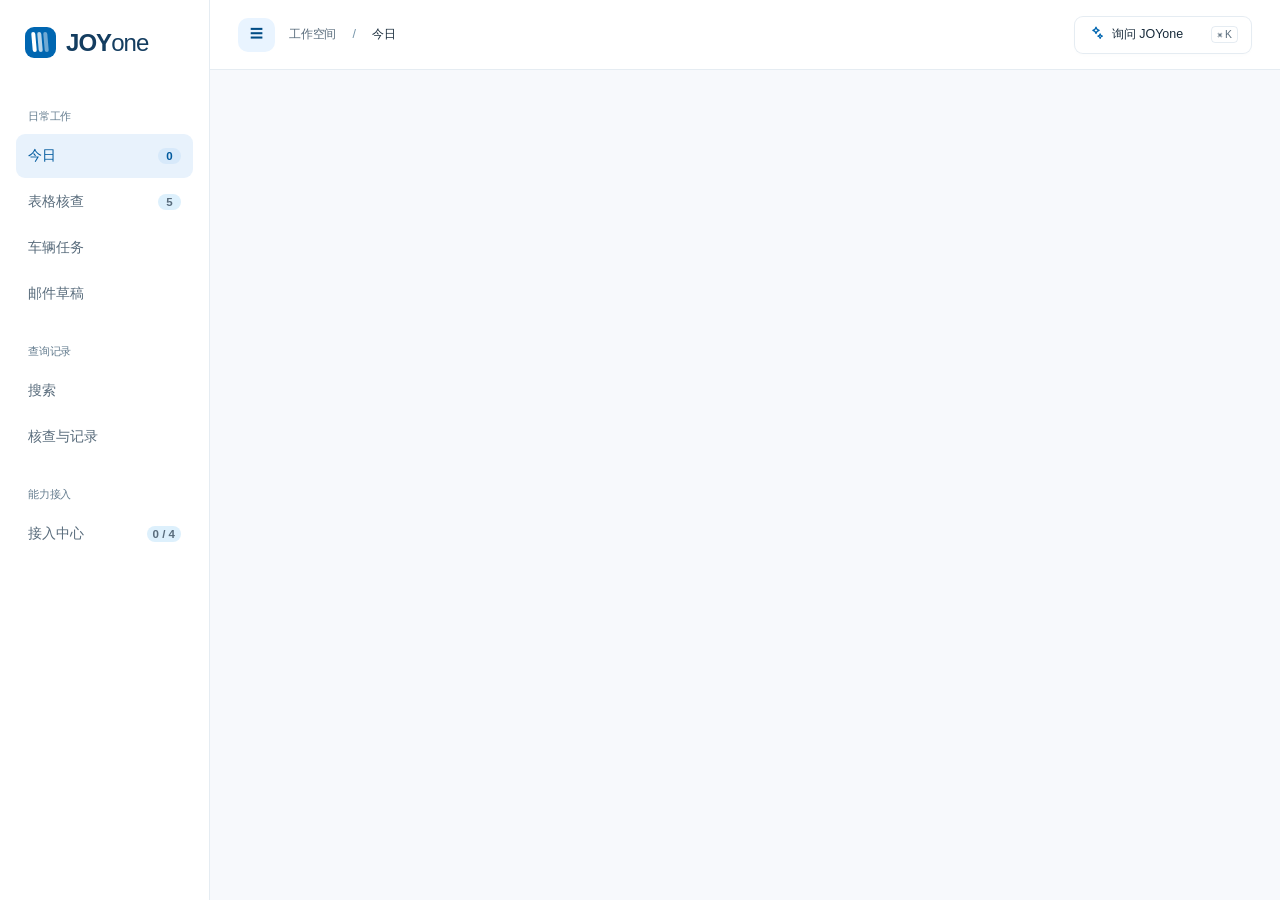
<file: index.html>
<!doctype html>
<html lang="zh-CN"><head><meta charset="utf-8"><meta name="viewport" content="width=device-width,initial-scale=1"><meta name="description" content="JOYone 二手车运营工作台：表格核查、人工审核与 Agent 接入演示"><title>JOYone · 二手车运营工作台</title><meta http-equiv="refresh" content="0;url=demo/index.html"></head><body><a href="demo/index.html">打开 JOYone 工作台</a></body></html>
</file>
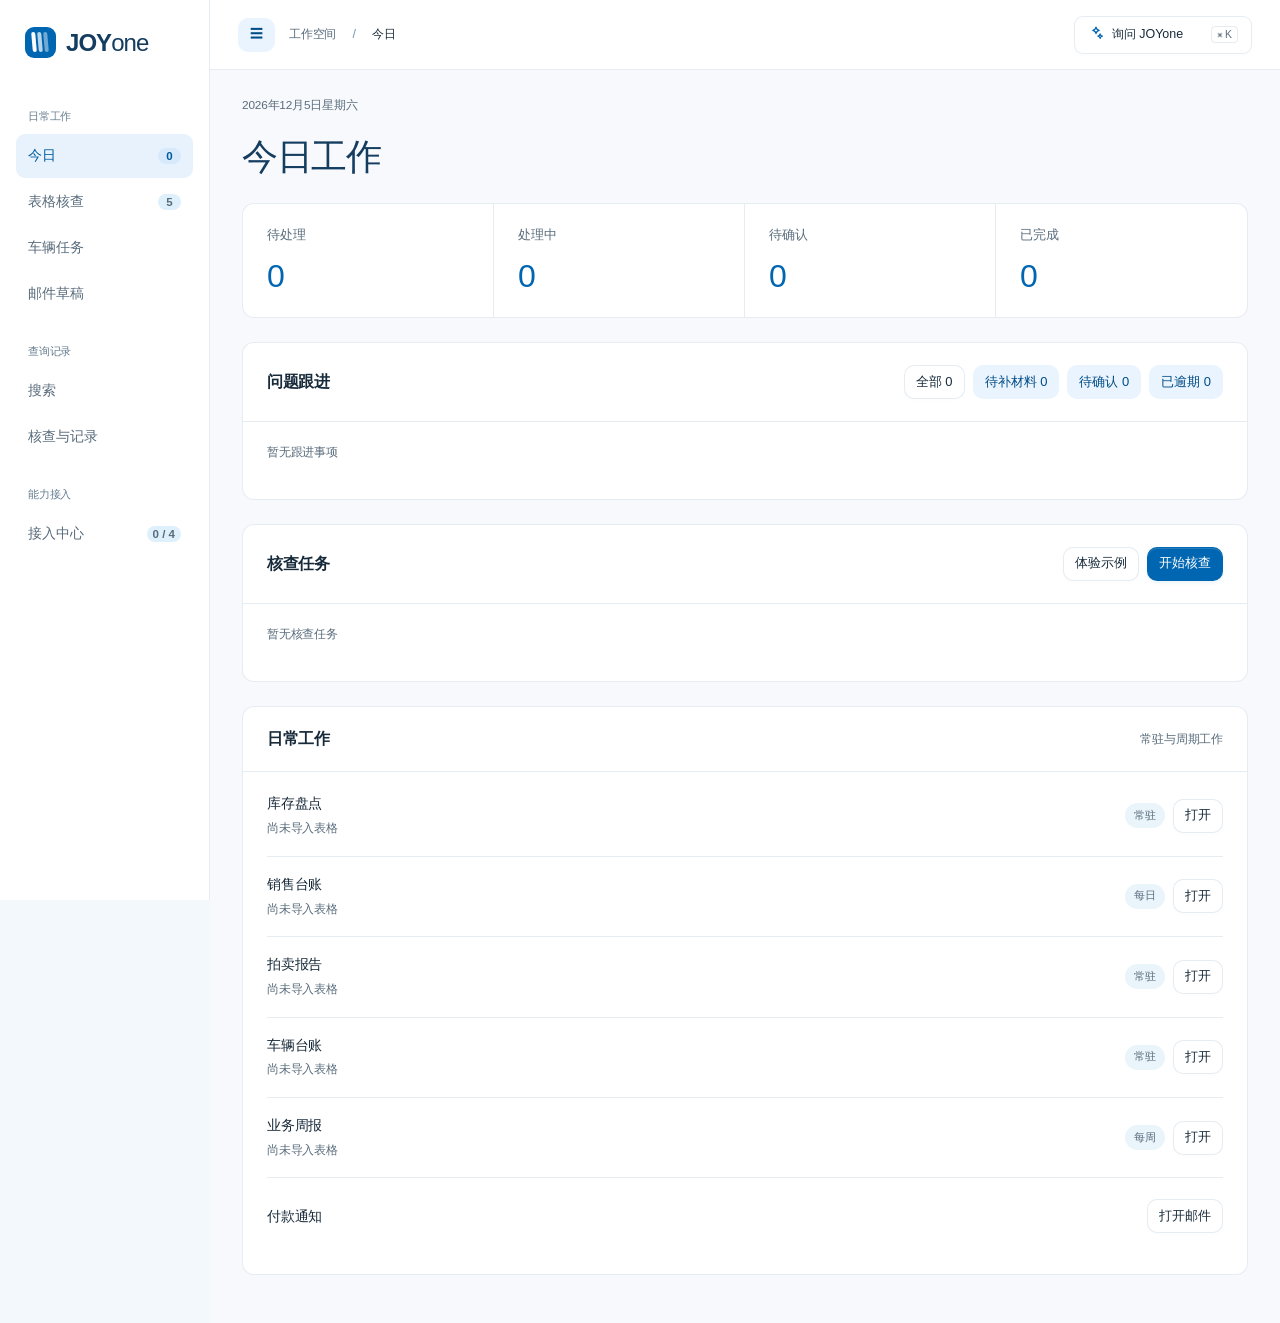
<file: demo/index.html>
<!doctype html>
<html lang="zh-CN">
<head>
  <meta charset="utf-8">
  <meta name="viewport" content="width=device-width, initial-scale=1, viewport-fit=cover">
  <meta name="theme-color" content="#f4faff">
  <meta name="description" content="JOYone 二手车业务工作台">
  <title>JOYone · 二手车业务工作台</title>
  <link rel="stylesheet" href="styles.css">
  <link rel="stylesheet" href="agent-platform.css">
</head>
<body>
  <a class="skip-link" href="#main">跳至主要内容</a>

  <div class="app-shell">
    <aside class="sidebar" aria-label="主导航">
      <button class="brand" type="button" data-route="today" aria-label="JOYone 首页">
        <span class="brand-mark" aria-hidden="true"><i></i><i></i><i></i></span>
        <span class="brand-copy"><strong>JOY<span>one</span></strong></span>
      </button>
      <nav class="side-nav">
        <p class="nav-caption">日常工作</p>
        <button class="nav-item active" data-route="today"><span>今日</span><b id="todayNavCount">5</b></button>
        <button class="nav-item" data-route="sheets"><span class="nav-icon" data-icon="sheet"></span><span>表格核查</span><b>5</b></button>
        <button class="nav-item" data-route="transfer"><span class="nav-icon" data-icon="car"></span><span>车辆任务</span></button>
        <button class="nav-item" data-route="mail"><span class="nav-icon" data-icon="mail"></span><span>邮件草稿</span></button>
        <p class="nav-caption nav-caption-secondary">查询记录</p>
        <button class="nav-item" data-route="search"><span class="nav-icon" data-icon="search"></span><span>搜索</span></button>
        <button class="nav-item" data-route="log"><span class="nav-icon" data-icon="clock"></span><span>核查与记录</span></button>
        <p class="nav-caption nav-caption-secondary">能力接入</p>
        <button class="nav-item" type="button" data-agent-open="connect"><span>接入中心</span><b id="connectionCount">0 / 4</b></button>
      </nav>

    </aside>

    <div class="workspace">
      <header class="topbar">
        <button class="button ghost small" data-action="toggle-sidebar" aria-label="收起或展开导航">☰</button><div class="breadcrumb">工作空间 <span>/</span> <strong id="currentPageLabel">今日</strong></div>
        <div class="topbar-actions"><button class="ask-trigger" type="button" data-action="open-ask"><span data-icon="sparkles"></span> 询问 JOYone <kbd>⌘ K</kbd></button></div>
      </header>
      <main id="main" tabindex="-1"></main>
    </div>
  </div>

  <dialog id="askDialog" class="dialog ask-dialog">
    <form method="dialog" class="dialog-shell" id="askDialogForm">
      <header>
        <div class="ask-identity"><span class="assistant-badge">J</span><h2>JOYone 助手</h2></div>
        <button class="icon-button" value="cancel" aria-label="关闭">×</button>
      </header>
      <p id="askContext" class="assistant-context"></p><div class="prompt-list" id="promptList">
        <button type="button" data-prompt="查看待办">查看待办</button>
        <button type="button" data-prompt="查看库存候选">查看库存候选</button>
        <button type="button" data-prompt="查看表格差异">查看表格差异</button>
        <button type="button" data-prompt="打开邮件草稿">打开邮件草稿</button>
      </div>
      <div class="ask-answer" id="askAnswer" hidden></div>
      <div class="ask-composer"><input id="askInput" autocomplete="off" placeholder="输入 VIN、经销商或表格关键词…"><button type="button" class="button primary" data-action="submit-ask" aria-label="发送"><span data-icon="send"></span></button></div>
    </form>
  </dialog>

  <dialog id="decisionDialog" class="dialog">
    <form method="dialog" class="dialog-shell" id="decisionForm">
      <header><h2 id="decisionTitle">人工确认</h2><button class="icon-button" value="cancel" aria-label="关闭">×</button></header>
      <div id="decisionBody"></div>
      <footer><button class="button secondary" value="cancel">取消</button><button class="button primary" id="decisionConfirm" value="default">确认</button></footer>
    </form>
  </dialog>

  <div class="toast-region" id="toastRegion" aria-live="polite" aria-atomic="true"></div>
  <dialog id="detailDialog" class="dialog detail-dialog"><div class="dialog-shell"><header><h2 id="detailTitle"></h2><button class="icon-button" data-action="close-detail" aria-label="关闭">×</button></header><div id="detailBody"></div></div></dialog>
  <input type="file" id="followupFileInput" accept=".pdf,.jpg,.jpeg,.png,.xlsx,.csv,.txt,.eml" multiple hidden>
  <input type="file" id="workbookInput" accept=".xlsx,.csv" hidden>
  <input type="file" id="materialsInput" accept=".zip,.pdf,.png,.jpg,.jpeg,.eml,.txt,.xlsx,.csv" multiple hidden>
  <script src="vendor/jszip.min.js"></script>
  <script src="workbook.js"></script>
  <script src="followups.js"></script>
  <script src="review.js"></script>
  <script src="operations.js"></script>
  <script src="app.js"></script>
  <script src="api-demo.js"></script>
  <script src="agent-platform.js"></script>
</body>
</html>
</file>
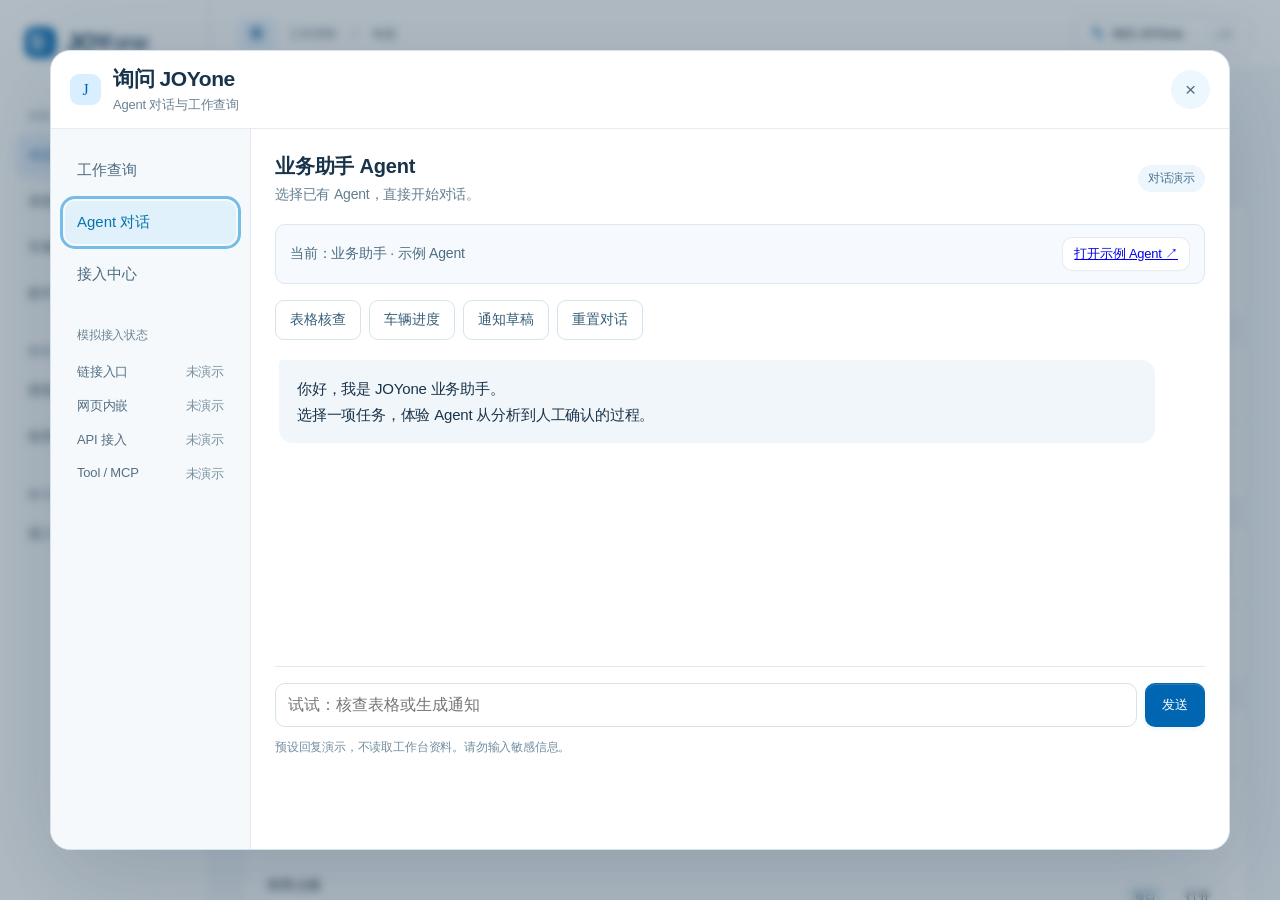
<file: demo/assistant-demo.html>
<!doctype html><html lang="zh-CN"><head><meta charset="utf-8"><meta name="viewport" content="width=device-width,initial-scale=1"><title>JOYone Agent 工作台</title><meta http-equiv="refresh" content="0;url=index.html?agent=demo"></head><body><a href="index.html?agent=demo">打开 JOYone Agent 工作台</a></body></html>
</file>
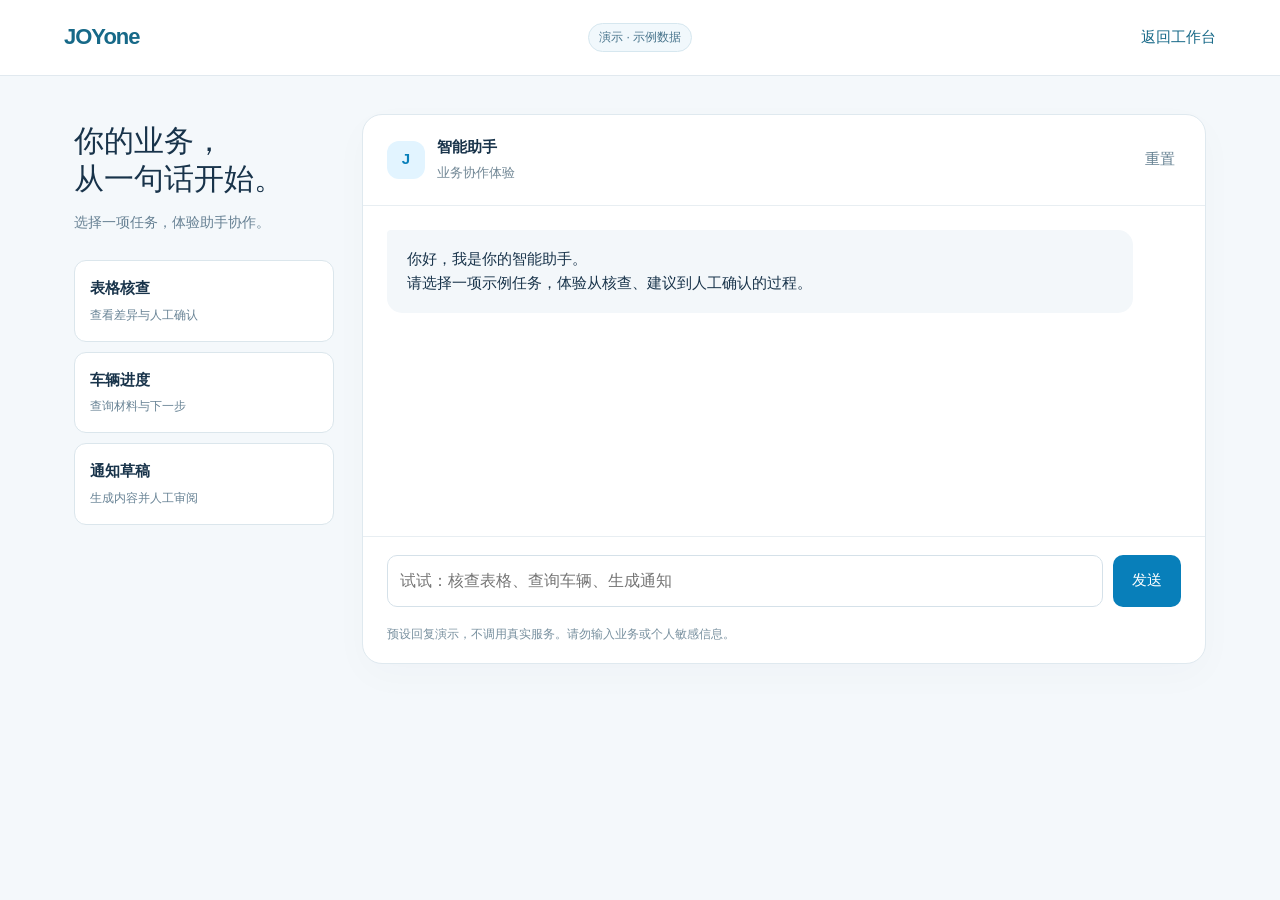
<file: demo/sample-chat.html>
<!doctype html>
<html lang="zh-CN">
<head>
<meta charset="UTF-8"><meta name="viewport" content="width=device-width, initial-scale=1"><title>JOYone 智能助手 · 演示</title>
<style>
*{box-sizing:border-box}body{margin:0;color:#18334a;background:#f4f8fb;font:15px/1.65 -apple-system,BlinkMacSystemFont,"PingFang SC","Microsoft YaHei",sans-serif}button,input,a{font:inherit}button,a{touch-action:manipulation}button{cursor:pointer}header{height:76px;background:white;border-bottom:1px solid #e1e9ef;display:flex;align-items:center;justify-content:space-between;padding:0 5vw;gap:16px}a{color:#176988;text-decoration:none}.brand{font-size:22px;font-weight:700;letter-spacing:-1px}.badge{font-size:12px;border:1px solid #d6e7ef;color:#47738b;border-radius:20px;padding:4px 10px;background:#f1f8fc}.layout{max-width:1180px;margin:38px auto;display:grid;grid-template-columns:260px minmax(0,1fr);gap:28px;padding:0 24px}aside h1{font-size:30px;line-height:1.25;margin:8px 0 14px;font-family:Georgia,"Songti SC",serif;font-weight:500}aside p{color:#668093;font-size:14px}.tasks{display:grid;gap:10px;margin-top:26px}.task{background:white;border:1px solid #dbe6ec;text-align:left;border-radius:12px;padding:15px;color:#18334a}.task:hover,.task:focus-visible{border-color:#087fba;background:#edf8fe}.task strong,.task span{display:block}.task span{font-size:12px;color:#688395;margin-top:5px}.chat{background:white;border:1px solid #dfe9ef;border-radius:20px;overflow:hidden;box-shadow:0 12px 38px #18334a06}.chat-head{padding:20px 24px;border-bottom:1px solid #e8eef2;display:flex;align-items:center;gap:12px}.avatar{width:38px;height:38px;border-radius:12px;background:#e2f4ff;color:#087fba;display:grid;place-items:center;font-weight:700}.chat-head strong{display:block}.chat-head small{color:#718795}#messages{min-height:330px;max-height:58vh;overflow:auto;padding:24px;display:flex;flex-direction:column;gap:18px}.message{padding:17px 20px;max-width:94%;border-radius:4px 15px 15px;background:#f3f7fa;white-space:pre-wrap;overflow-wrap:anywhere}.message.user{align-self:flex-end;background:#e1f2fc;border-radius:15px 4px 15px 15px}.decision{display:flex;flex-wrap:wrap;gap:8px;margin-top:14px}.decision button{padding:8px 14px;border:1px solid #b4cedc;border-radius:8px;color:#176988;background:white}.decision button:disabled{opacity:.6;cursor:default}form{border-top:1px solid #e8eef2;display:flex;gap:10px;padding:18px 24px}input{min-width:0;flex:1;border:1px solid #d5e1e9;border-radius:10px;padding:12px;font-size:16px;outline-color:#087fba}form button{border:0;border-radius:10px;padding:10px 19px;background:#087fba;color:white}.foot{font-size:12px;color:#78909f;margin:0;padding:0 24px 18px}.reset{border:0;background:transparent;color:#637f90;margin-left:auto}.sr{position:absolute;width:1px;height:1px;overflow:hidden;clip:rect(0,0,0,0)}@media(max-width:680px){header{height:66px;padding:0 18px}.layout{margin:22px auto;padding:0 14px;grid-template-columns:minmax(0,1fr);gap:18px}aside h1{font-size:26px;margin:0}aside p{margin:6px 0}.tasks{grid-template-columns:repeat(3,minmax(0,1fr));gap:7px;margin-top:16px}.task{padding:11px 8px;font-size:13px}.task span{display:none}.chat-head{padding:16px}#messages{padding:16px;min-height:270px;max-height:48vh}.message{max-width:100%;padding:14px;font-size:14px}form{padding:14px;gap:7px}form button{padding:10px 14px}.foot{padding:0 14px 14px}.badge{font-size:11px}.chat{border-radius:15px}}
</style>
</head>
<body>
<header><a class="brand" href="index.html?agent=demo">JOYone</a><span class="badge">演示 · 示例数据</span><a href="index.html?agent=demo">返回工作台</a></header>
<main class="layout"><aside><h1>你的业务，<br>从一句话开始。</h1><p>选择一项任务，体验助手协作。</p><div class="tasks"><button class="task" data-task="sheet"><strong>表格核查</strong><span>查看差异与人工确认</span></button><button class="task" data-task="vehicle"><strong>车辆进度</strong><span>查询材料与下一步</span></button><button class="task" data-task="mail"><strong>通知草稿</strong><span>生成内容并人工审阅</span></button></div></aside>
<section class="chat" aria-label="智能助手演示"><div class="chat-head"><span class="avatar">J</span><div><strong>智能助手</strong><small>业务协作体验</small></div><button class="reset" id="reset" type="button">重置</button></div><div id="messages" role="log" aria-live="polite"></div><form id="composer"><label class="sr" for="prompt">输入演示任务</label><input id="prompt" placeholder="试试：核查表格、查询车辆、生成通知" autocomplete="off" maxlength="300"><button type="submit">发送</button></form><p class="foot">预设回复演示，不调用真实服务。请勿输入业务或个人敏感信息。</p></section></main>
<script>
if(new URLSearchParams(location.search).has('embed')){document.querySelector('header').hidden=true;document.querySelector('aside').hidden=true;document.querySelector('.layout').style.cssText='display:block;margin:0;padding:0';}
const messages=document.getElementById('messages');
const prompts={sheet:'帮我核查这份表格。',vehicle:'查看车辆 DEMO-001 的进度。',mail:'为材料缺项生成通知草稿。'};
const replies={sheet:'示例核查已完成\n\n处理对象：销售台账示例，共 12 条记录。\n• 1 处字段变化：DEMO-001，金额由 128,000 变为 126,000。\n• 1 处缺项：DEMO-002，交接日期为空。\n• 1 处匹配待确认：尾号对应两条候选记录。\n\n依据：示例原表与示例补充表逐项比较。\n建议：确认金额变化，补齐日期；候选不唯一时人工选择。',vehicle:'车辆 DEMO-001 · 示例进度\n\n已完成：车辆入库、基础信息核对。\n待补齐：交接确认材料。\n当前状态：等待反馈。\n\n依据：示例车辆任务记录。\n下一步：联系材料负责人；收到材料后人工复核。',mail:'通知草稿 · 示例\n\n主题：请补充车辆交接确认材料\n\n您好，\n车辆 DEMO-001 的交接确认材料尚未齐全，请核对并补充。收到后我们将进行复核，并更新处理进度。\n\n感谢配合。\n\n发送前请核对收件人、车辆信息及附件。'};
function bubble(text,user=false){const node=document.createElement('div');node.className='message'+(user?' user':'');node.textContent=text;messages.append(node);messages.scrollTop=messages.scrollHeight;return node;}
function run(task,text){bubble(text||prompts[task],true);if(!task){bubble('这个演示提供三项预设任务：表格核查、车辆进度和通知草稿。请点击左侧或上方的任务开始。');return;}const node=bubble(replies[task]);const actions=document.createElement('div');actions.className='decision';const confirm=document.createElement('button');confirm.type='button';confirm.textContent=task==='sheet'?'模拟确认金额变化':task==='vehicle'?'模拟创建跟进':'模拟确认草稿';const back=document.createElement('button');back.type='button';back.textContent='退回修改';function decide(accepted){confirm.disabled=back.disabled=true;bubble(accepted?(task==='sheet'?'已模拟记录金额确认。日期缺项和匹配不确定项仍待处理。未修改任何文件。':task==='vehicle'?'已模拟创建材料跟进，状态为等待反馈。未通知任何人员。':'已模拟标记草稿为已审阅。未发送邮件。'):'已模拟退回，等待补充信息后重新核查。');}confirm.onclick=()=>decide(true);back.onclick=()=>decide(false);actions.append(confirm,back);node.append(actions);messages.scrollTop=messages.scrollHeight;}
function reset(){messages.replaceChildren();document.getElementById('prompt').value='';bubble('你好，我是你的智能助手。\n请选择一项示例任务，体验从核查、建议到人工确认的过程。');}
document.querySelectorAll('[data-task]').forEach(button=>button.onclick=()=>run(button.dataset.task));document.getElementById('reset').onclick=reset;document.getElementById('composer').onsubmit=event=>{event.preventDefault();const input=document.getElementById('prompt');const text=input.value.trim();if(!text)return;input.value='';const task=/邮件|通知|草稿/.test(text)?'mail':/表格|核查|差异/.test(text)?'sheet':/车辆|进度|材料/.test(text)?'vehicle':null;run(task,text);};reset();
</script>
</body></html>
</file>
<file: demo/styles.css>
:root {
  color-scheme: light;
  --font: "Anthropic Sans", "Helvetica Neue", "PingFang SC", "Microsoft YaHei", sans-serif;
  --font-editorial: "Iowan Old Style", "Palatino Linotype", "Book Antiqua", "Songti SC", "Noto Serif CJK SC", Georgia, serif;
  --ink: #18334a;
  --muted: #526f84;
  --faint: #647f93;
  --blue: #087fba;
  --blue-dark: #09648f;
  --blue-soft: #e2f4ff;
  --surface: #ffffff;
  --canvas: #f4faff;
  --line: rgba(45, 135, 188, .13);
  --line-strong: rgba(45, 135, 188, .25);
  --green: #24745a;
  --green-soft: #eaf5f0;
  --amber: #8a6200;
  --amber-soft: #fff6dd;
  --red: #b13d4a;
  --red-soft: #fff0f2;
  --sidebar: 224px;
  font-family: var(--font);
  font-size: 16px;
}

* { box-sizing: border-box; }
html { min-width: 1080px; background: var(--canvas); }
body { margin: 0; min-height: 100vh; color: var(--ink); background: var(--canvas); letter-spacing: -.012em; -webkit-font-smoothing: antialiased; text-rendering: optimizeLegibility; }
button, input, textarea, select { font: inherit; }
button { color: inherit; }
button, [role="button"] { -webkit-tap-highlight-color: transparent; }
button:focus-visible, input:focus-visible, textarea:focus-visible, select:focus-visible, [tabindex]:focus-visible { outline: 3px solid rgba(8, 127, 186, .25); outline-offset: 2px; }
button:disabled { cursor: not-allowed; opacity: .46; }
[hidden] { display: none !important; }
svg { width: 20px; height: 20px; fill: none; stroke: currentColor; stroke-width: 1.8; stroke-linecap: round; stroke-linejoin: round; }
h1, h2, h3, p { margin-top: 0; }
h1, h2, h3 { font-family: var(--font); }
h1 { margin-bottom: 0; font-size: clamp(2.15rem, 3vw, 2.8rem); line-height: 1.06; letter-spacing: -.045em; font-weight: 650; }
h2 { margin-bottom: 0; font-size: 1.28rem; line-height: 1.18; letter-spacing: -.025em; font-weight: 630; }
h3 { margin-bottom: 6px; font-size: 1rem; font-weight: 620; }

.skip-link { position: fixed; z-index: 3000; top: 8px; left: 8px; padding: 10px 14px; color: white; background: var(--ink); transform: translateY(-150%); }
.skip-link:focus { transform: none; }
.app-shell { display: grid; grid-template-columns: var(--sidebar) minmax(0, 1fr); min-height: 100vh; }
.sidebar { position: sticky; z-index: 20; top: 0; height: 100vh; overflow-y: auto; display: flex; width: var(--sidebar); padding: 25px 16px 18px; flex-direction: column; color: var(--muted); background: #e9f6ff; border-right: 1px solid var(--line); }
.brand, .mobile-brand { border: 0; background: transparent; cursor: pointer; }
.brand { display: flex; min-height: 58px; padding: 1px 9px 19px; align-items: center; gap: 11px; color: var(--ink); text-align: left; }
.brand-mark { position: relative; display: inline-flex; width: 31px; height: 31px; overflow: hidden; flex: none; border-radius: 9px; background: var(--blue); transform: skewX(-5deg); }
.brand-mark i { position: absolute; top: 5px; width: 4px; height: 20px; border-radius: 4px; background: white; transform: skewX(5deg); }
.brand-mark i:nth-child(1) { left: 7px; }
.brand-mark i:nth-child(2) { left: 13px; opacity: .72; }
.brand-mark i:nth-child(3) { left: 19px; opacity: .44; }
.brand-copy strong, .mobile-brand strong { font-size: 1.25rem; letter-spacing: -.04em; font-weight: 700; }
.brand-copy strong span, .mobile-brand strong span { font-weight: 400; }
.side-agent { display: grid; width: 100%; min-height: 54px; padding: 9px 12px; grid-template-columns: 31px 1fr; align-items: center; gap: 10px; border: 0; border-radius: 11px; color: var(--blue-dark); background: var(--blue-soft); cursor: pointer; text-align: left; transition: background .16s ease; }
.side-agent:hover { background: #dfefff; }
.side-agent strong { font-size: .93rem; font-weight: 620; }
.assistant-badge { display: grid; width: 31px; height: 31px; flex: none; place-items: center; border-radius: 9px; color: white; background: var(--blue); font-weight: 700; }
.side-nav { display: flex; min-height: 0; flex: 1; flex-direction: column; gap: 2px; }
.nav-caption { margin: 20px 12px 8px; color: var(--faint); font-size: .76rem; font-weight: 580; }
.nav-caption-secondary { margin-top: 14px; }
.nav-item { position: relative; display: grid; width: 100%; min-height: 45px; padding: 10px 12px; border: 0; border-radius: 9px; grid-template-columns: 1fr auto; align-items: center; gap: 10px; color: var(--muted); background: transparent; cursor: pointer; text-align: left; transition: background .15s ease, color .15s ease; }
.nav-item:hover { color: var(--ink); background: #f0f8ff; }
.nav-item.active { color: var(--blue-dark); background: var(--blue-soft); }
.nav-item.active::before { content: ""; position: absolute; left: -16px; width: 3px; height: 23px; border-radius: 0 3px 3px 0; background: var(--blue); }
.nav-item > span { font-size: .94rem; font-weight: 560; }
.nav-item b { min-width: 23px; padding: 2px 6px; border-radius: 999px; color: var(--blue-dark); background: #d8ebff; font-size: .72rem; text-align: center; }
.side-footer { padding: 16px 10px 1px; border-top: 1px solid var(--line); }
.side-footer strong { color: var(--muted); font-size: .78rem; font-weight: 560; }

.workspace { min-width: 0; min-height: 100vh; }
.topbar { position: sticky; z-index: 15; top: 0; display: flex; height: 70px; padding: 0 clamp(28px, 3vw, 52px); align-items: center; justify-content: space-between; border-bottom: 1px solid var(--line); background: rgba(255, 255, 255, .9); backdrop-filter: blur(22px); -webkit-backdrop-filter: blur(22px); }
.mobile-brand { display: none; }
.ask-trigger { min-height: 38px; padding: 7px 13px; border: 1px solid var(--line); border-radius: 999px; color: var(--blue-dark); background: white; cursor: pointer; font-size: .88rem; font-weight: 600; transition: background .15s ease, border-color .15s ease; }
.ask-trigger:hover { border-color: rgba(8, 127, 186, .3); background: var(--blue-soft); }
main { min-height: calc(100vh - 70px); padding: 36px clamp(28px, 3vw, 52px) 64px; }
.page { width: min(1320px, 100%); margin: 0 auto; animation: page-in .18s ease both; }
@keyframes page-in { from { opacity: 0; transform: translateY(3px); } }
.page-header { display: flex; min-height: 56px; margin-bottom: 28px; align-items: flex-end; justify-content: space-between; gap: 20px; }
.page-date { display: block; margin-bottom: 7px; color: var(--faint); font-size: .9rem; font-weight: 500; }
.header-actions, .button-row { display: flex; flex-wrap: wrap; align-items: center; gap: 8px; }
.button { display: inline-flex; min-height: 42px; padding: 8px 16px; align-items: center; justify-content: center; border: 1px solid transparent; border-radius: 999px; cursor: pointer; font-size: .9rem; font-weight: 600; transition: background .15s ease, border-color .15s ease, color .15s ease; }
.button.primary { color: white; background: var(--blue); }
.button.primary:hover { background: #066d9f; }
.button.secondary { border-color: var(--line-strong); background: white; }
.button.secondary:hover { border-color: rgba(8, 127, 186, .3); color: var(--blue-dark); background: var(--blue-soft); }
.button.ghost { color: var(--blue-dark); background: var(--blue-soft); }
.button.small { min-height: 34px; padding: 6px 11px; font-size: .81rem; }
.icon-button { display: grid; width: 39px; height: 39px; padding: 0; place-items: center; border: 0; border-radius: 50%; color: var(--muted); background: #edf7fe; cursor: pointer; font-size: 1.2rem; }
.link-button { min-height: 38px; padding: 7px 0; border: 0; color: var(--blue); background: transparent; cursor: pointer; font-size: .86rem; font-weight: 600; }
.link-button svg { display: none; }
.status { display: inline-flex; min-height: 28px; padding: 5px 10px; align-items: center; justify-content: center; border: 0; border-radius: 999px; font-size: .77rem; font-weight: 620; white-space: nowrap; }
button.status { cursor: pointer; }
.status.blue { color: var(--blue-dark); background: var(--blue-soft); }
.status.green { color: var(--green); background: var(--green-soft); }
.status.amber { color: var(--amber); background: var(--amber-soft); }
.status.red { color: var(--red); background: var(--red-soft); }
.status.dark { color: var(--muted); background: #eaf4fb; }

.card, .audit-surface, .mail-workspace { overflow: hidden; border: 1px solid var(--line); border-radius: 20px; background: var(--surface); }
.content-grid { display: grid; grid-template-columns: minmax(0, 1.6fr) minmax(290px, .85fr); gap: 18px; }
.card-head, .section-heading { display: flex; padding: 22px 25px; align-items: center; justify-content: space-between; gap: 15px; }
.card-head { border-bottom: 1px solid var(--line); }
.card-body { padding: 5px 25px 21px; }
.work-row { display: grid; min-height: 111px; padding: 20px 0; grid-template-columns: minmax(0, 1fr) auto; align-items: start; gap: 18px; border-bottom: 1px solid var(--line); }
.work-row:last-child { border-bottom: 0; }
.work-copy { min-width: 0; }
.work-row strong { display: block; margin-bottom: 5px; font-size: 1rem; font-weight: 620; }
.work-row p { margin: 0; color: var(--muted); font-size: .84rem; line-height: 1.5; }
.progress-rail { display: grid; max-width: 560px; margin-top: 14px; grid-template-columns: repeat(5, 1fr); }
.progress-rail span { position: relative; display: grid; grid-template-columns: 9px 1fr; align-items: center; gap: 5px; color: var(--faint); }
.progress-rail span::after { content: ""; position: absolute; z-index: 0; top: 4px; left: 9px; right: 0; height: 1px; background: var(--line-strong); }
.progress-rail span:last-child::after { display: none; }
.progress-rail i { position: relative; z-index: 1; width: 9px; height: 9px; border: 1px solid var(--line-strong); border-radius: 50%; background: white; }
.progress-rail small { position: relative; z-index: 1; width: max-content; padding-right: 5px; background: white; font-size: .74rem; }
.progress-rail .done, .progress-rail .active { color: var(--blue-dark); }
.progress-rail .done i { border-color: var(--blue); background: var(--blue); }
.progress-rail .done::after { background: var(--blue); }
.progress-rail .active i { border: 2px solid var(--blue); }
.summary-list { display: grid; }
.summary-item { display: grid; padding: 17px 0; grid-template-columns: 1fr auto; gap: 12px; border-bottom: 1px solid var(--line); }
.summary-item:last-child { border: 0; }
.summary-item strong { font-size: .9rem; }
.summary-item p { margin: 4px 0 0; color: var(--muted); font-size: .8rem; line-height: 1.4; }
.summary-item b { align-self: center; color: var(--blue-dark); font-size: 1.16rem; font-weight: 650; }

.sheets-layout { display: grid; grid-template-columns: 238px minmax(0, 1fr); align-items: start; gap: 18px; }
.job-rail { display: grid; padding: 8px; border: 1px solid var(--line); border-radius: 18px; background: white; }
.job-card { display: grid; min-height: 78px; padding: 13px 12px; grid-template-columns: minmax(0, 1fr) auto; align-items: center; gap: 4px 10px; border: 0; border-bottom: 1px solid var(--line); border-radius: 0; background: transparent; cursor: pointer; text-align: left; }
.job-card:last-child { border-bottom: 0; }
.job-card:hover { background: #f0f8ff; }
.job-card.active { border-radius: 10px; color: var(--blue-dark); background: var(--blue-soft); }
.job-card strong { min-width: 0; font-size: .9rem; font-weight: 620; }
.job-card small { min-width: 0; overflow: hidden; color: var(--muted); font-size: .76rem; text-overflow: ellipsis; white-space: nowrap; }
.job-card > .status { grid-column: 2; grid-row: 1 / 3; }
.sheet-workspace { min-width: 0; }
.workflow-head { display: flex; min-height: 72px; padding: 20px 24px; align-items: center; justify-content: space-between; gap: 18px; border-bottom: 1px solid var(--line); }
.workflow-body { padding: 20px 24px 24px; }
.file-grid { display: grid; margin-bottom: 16px; grid-template-columns: repeat(2, 1fr); border: 1px solid var(--line); border-radius: 13px; overflow: hidden; }
.file-card { display: grid; min-height: 68px; padding: 12px 14px; grid-template-columns: 1fr auto; align-items: center; gap: 12px; background: #f7fbff; }
.file-card:first-child { border-right: 1px solid var(--line); }
.file-card strong { display: block; margin-bottom: 3px; font-size: .87rem; }
.file-card small { color: var(--muted); font-size: .76rem; }
.handoff { display: grid; margin: 16px 0; grid-template-columns: repeat(4, 1fr); border: 1px solid var(--line); border-radius: 13px; overflow: hidden; }
.handoff > div { min-height: 66px; padding: 12px; border-right: 1px solid var(--line); background: #f7fbff; }
.handoff > div:last-child { border: 0; }
.handoff small { display: block; margin-bottom: 5px; color: var(--faint); font-size: .72rem; }
.handoff strong { font-size: .83rem; }
.handoff .active { background: var(--blue-soft); }
.handoff .done strong { color: var(--green); }
.result-grid { display: grid; grid-template-columns: repeat(4, 1fr); border: 1px solid var(--line); border-radius: 13px; overflow: hidden; }
.result-card { min-height: 94px; padding: 15px; border-right: 1px solid var(--line); background: white; }
.result-card:last-child { border: 0; }
.result-card span { display: block; margin-bottom: 8px; color: var(--muted); font-size: .78rem; }
.result-card strong { display: block; margin-bottom: 3px; font-size: 1.35rem; font-weight: 650; }
.result-card small { color: var(--faint); font-size: .74rem; line-height: 1.35; }
.result-card.warning { background: #fffdf7; }
.review-layout { margin-top: 14px; }
.review-list { padding: 0 16px; border: 1px solid var(--line); border-radius: 13px; background: white; }
.review-row { display: grid; min-height: 70px; padding: 12px 0; grid-template-columns: minmax(0, 1fr) auto; align-items: center; gap: 12px; border-bottom: 1px solid var(--line); }
.review-row:last-child { border: 0; }
.review-row strong { display: block; margin-bottom: 4px; font-size: .88rem; }
.review-row p { margin: 0; color: var(--muted); font-size: .8rem; line-height: 1.45; }

.process-list, .transfer-list { overflow: hidden; border: 1px solid var(--line); border-radius: 20px; background: white; }
.process-card { display: grid; min-height: 112px; padding: 20px 22px; grid-template-columns: 250px minmax(0, 1fr); align-items: center; gap: 22px; border-bottom: 1px solid var(--line); }
.process-card:last-child { border-bottom: 0; }
.process-title { display: flex; align-items: flex-start; justify-content: space-between; gap: 10px; }
.process-title strong { display: block; margin-bottom: 4px; font-size: .98rem; }
.process-title p { margin: 0; color: var(--muted); font-size: .8rem; }
.check-steps { display: grid; grid-template-columns: repeat(4, 1fr); gap: 7px; }
.check-step { display: flex; min-height: 52px; padding: 9px 10px; align-items: center; gap: 9px; border: 1px solid var(--line); border-radius: 10px; background: #f7fbff; cursor: pointer; text-align: left; font-size: .82rem; }
.check-step i { display: grid; width: 24px; height: 24px; flex: none; place-items: center; border: 1px solid var(--line-strong); border-radius: 50%; color: var(--faint); background: white; font-size: .74rem; font-style: normal; }
.check-step.done { color: var(--green); background: var(--green-soft); }
.check-step.done i { color: white; border-color: var(--green); background: var(--green); }
.check-step.next { color: var(--blue-dark); border-color: rgba(0, 102, 204, .25); background: var(--blue-soft); }
.check-step.next i { color: white; border-color: var(--blue); background: var(--blue); }
.transfer-card { min-width: 0; padding: 21px 23px 23px; overflow: hidden; border-bottom: 1px solid var(--line); }
.transfer-card:last-child { border-bottom: 0; }
.transfer-head { display: flex; margin-bottom: 19px; align-items: flex-start; justify-content: space-between; gap: 12px; }
.transfer-head strong { display: block; margin-bottom: 4px; font-size: 1rem; }
.transfer-head p { margin: 0; color: var(--muted); font-size: .82rem; }
.transfer-steps { display: grid; grid-template-columns: repeat(5, 1fr); }
.transfer-step { position: relative; display: flex; min-width: 0; align-items: center; gap: 8px; color: var(--faint); }
.transfer-step::after { content: ""; position: absolute; z-index: 0; top: 15px; left: 30px; right: 0; height: 1px; background: var(--line-strong); }
.transfer-step:last-child::after { display: none; }
.transfer-step > i { position: relative; z-index: 1; display: grid; width: 30px; height: 30px; flex: none; place-items: center; border: 1px solid var(--line-strong); border-radius: 50%; background: white; font-size: .77rem; font-style: normal; }
.transfer-step > span { position: relative; z-index: 1; padding-right: 8px; background: white; }
.transfer-step small { display: block; margin-bottom: 2px; font-size: .68rem; }
.transfer-step strong { display: block; font-size: .82rem; }
.transfer-step.done { color: var(--green); }
.transfer-step.done::after { background: var(--green); }
.transfer-step.done > i { color: white; border-color: var(--green); background: var(--green); }
.transfer-step.active { color: var(--blue-dark); }
.transfer-step.active > i { color: white; border-color: var(--blue); background: var(--blue); }

.mail-tabs { display: inline-flex; margin-bottom: 16px; padding: 4px; border-radius: 12px; background: #e2f1fb; }
.mail-tab { min-height: 42px; padding: 8px 15px; border: 0; border-radius: 9px; color: var(--muted); background: transparent; cursor: pointer; }
.mail-tab.active { color: var(--ink); background: white; box-shadow: 0 1px 3px rgba(0, 0, 0, .09); }
.mail-tab strong { font-size: .86rem; font-weight: 590; }
.mail-layout { display: block; }
.compose { padding: 0 24px 24px; }
.field { display: grid; grid-template-columns: 82px minmax(0, 1fr); align-items: center; border-bottom: 1px solid var(--line); }
.field label { color: var(--muted); font-size: .82rem; font-weight: 600; }
.input, .textarea { width: 100%; border: 0; outline: 0; color: var(--ink); background: transparent; font-size: .9rem; }
.input { min-height: 48px; padding: 10px 0; }
.textarea { min-height: 260px; padding: 15px 0; resize: vertical; line-height: 1.7; }
.compose .button-row { margin-top: 16px; }

.search-panel { padding: 20px; }
.search-box { display: grid; grid-template-columns: 22px minmax(0, 1fr) auto; align-items: center; gap: 10px; padding: 6px 7px 6px 15px; border: 1px solid var(--line-strong); border-radius: 14px; background: white; }
.search-box svg { width: 18px; color: var(--blue); }
.search-box input { min-width: 0; min-height: 42px; border: 0; outline: 0; color: var(--ink); background: transparent; font-size: .95rem; }
.search-chips { display: flex; margin-top: 12px; flex-wrap: wrap; gap: 7px; }
.search-chips button { min-height: 35px; padding: 7px 11px; border: 1px solid var(--line); border-radius: 999px; color: var(--muted); background: #f7fbff; cursor: pointer; font-size: .8rem; }
.record-list { margin-top: 16px; border: 1px solid var(--line); border-radius: 13px; overflow: hidden; }
.record-row { display: grid; min-height: 69px; padding: 12px 14px; grid-template-columns: minmax(0, 1fr) auto; align-items: center; gap: 12px; border-bottom: 1px solid var(--line); background: white; }
.record-row:last-child { border-bottom: 0; }
.record-row strong { display: block; margin-bottom: 4px; font-size: .9rem; }
.record-row p { margin: 0; color: var(--muted); font-size: .8rem; line-height: 1.4; }
.ambiguity { display: grid; margin-top: 12px; padding: 12px; grid-template-columns: 28px 1fr; gap: 9px; border-radius: 10px; color: var(--red); background: var(--red-soft); }
.ambiguity strong { display: block; margin-bottom: 4px; font-size: .9rem; }
.ambiguity p { margin: 0; color: var(--muted); font-size: .8rem; }

.audit-head, .log-row { display: grid; grid-template-columns: 82px minmax(0, 1fr) 160px; gap: 14px; }
.audit-head { padding: 11px 16px; border-bottom: 1px solid var(--line); color: var(--faint); background: #f7fbff; font-size: .76rem; font-weight: 600; }
.log-row { min-height: 76px; padding: 13px 16px; align-items: center; border-bottom: 1px solid var(--line); }
.log-row:last-child { border: 0; }
.log-row time { color: var(--faint); font-size: .82rem; }
.log-row strong { display: block; margin-bottom: 4px; font-size: .88rem; }
.log-row p { margin: 0; color: var(--muted); font-size: .79rem; line-height: 1.4; }
.log-row > .status { justify-self: start; }

.bottom-nav, .mobile-ask { display: none; }
.sheet-backdrop { position: fixed; z-index: 80; inset: 0; background: rgba(0, 0, 0, .34); }
.mobile-sheet { position: absolute; right: 0; bottom: 0; left: 0; padding: 9px 16px calc(18px + env(safe-area-inset-bottom)); border-radius: 24px 24px 0 0; background: rgba(255, 255, 255, .98); box-shadow: 0 -18px 50px rgba(0, 0, 0, .14); }
.sheet-handle { width: 38px; height: 4px; margin: 2px auto 5px; border-radius: 4px; background: #d2d2d7; }
.more-grid { display: grid; grid-template-columns: repeat(2, 1fr); border: 1px solid var(--line); border-radius: 14px; overflow: hidden; }
.more-grid button { display: grid; min-height: 74px; padding: 14px; grid-template-columns: 24px 1fr; align-items: center; gap: 9px; border: 0; border-right: 1px solid var(--line); border-bottom: 1px solid var(--line); background: white; text-align: left; }
.more-grid button:nth-child(2n) { border-right: 0; }
.more-grid svg { color: var(--blue); }
.more-grid strong { font-size: .9rem; }

.dialog { width: min(620px, calc(100% - 30px)); max-height: min(780px, calc(100dvh - 30px)); padding: 0; border: 1px solid var(--line); border-radius: 20px; color: var(--ink); background: white; box-shadow: 0 26px 80px rgba(0, 0, 0, .22); }
.dialog::backdrop { background: rgba(0, 0, 0, .38); }
.dialog-shell { margin: 0; }
.dialog header { display: flex; padding: 17px 19px; align-items: center; justify-content: space-between; border-bottom: 1px solid var(--line); }
.dialog footer { display: flex; padding: 14px 19px; justify-content: flex-end; gap: 8px; border-top: 1px solid var(--line); }
.decision-summary { padding: 22px 19px; }
.decision-summary strong { font-size: 1rem; }
.decision-summary p { margin: 7px 0 0; color: var(--muted); font-size: .86rem; line-height: 1.55; }
.ask-dialog { width: min(680px, calc(100% - 30px)); }
.ask-identity { display: flex; align-items: center; gap: 10px; }
.prompt-list { display: grid; padding: 14px 19px; grid-template-columns: repeat(2, 1fr); gap: 8px; }
.prompt-list button { min-height: 56px; padding: 11px 12px; border: 1px solid var(--line); border-radius: 11px; background: white; cursor: pointer; text-align: left; font-size: .83rem; line-height: 1.4; }
.prompt-list button:hover { border-color: rgba(8, 127, 186, .3); background: var(--blue-soft); }
.ask-answer { margin: 0 19px 10px; padding: 15px; border-radius: 12px; background: var(--blue-soft); }
.ask-answer strong { display: block; margin-bottom: 7px; font-size: .91rem; }
.ask-answer p { margin: 0; color: var(--muted); font-size: .83rem; line-height: 1.55; }
.ask-composer { display: grid; padding: 12px 19px 19px; grid-template-columns: 1fr 44px; gap: 8px; }
.ask-composer input { min-width: 0; min-height: 44px; padding: 10px 12px; border: 1px solid var(--line-strong); border-radius: 11px; font-size: .87rem; }
.ask-composer .button { width: 44px; padding: 0; border-radius: 50%; }
.toast-region { position: fixed; z-index: 2000; right: 18px; bottom: 20px; display: grid; width: min(350px, calc(100vw - 30px)); gap: 8px; }
.toast { padding: 13px 15px; border-radius: 12px; color: white; background: var(--ink); box-shadow: 0 14px 32px rgba(0, 0, 0, .2); font-size: .83rem; }

@media (prefers-reduced-motion: reduce) {
  *, *::before, *::after { scroll-behavior: auto !important; animation-duration: .01ms !important; transition-duration: .01ms !important; }
}

/* Desktop workspace: retain side navigation and columns in embedded previews. */
.brand { padding-bottom: 24px; gap: 10px; }
.brand-mark { background: #279cda; border-radius: 9px; transform: none; }
.brand-copy strong { font-size: 1.5rem; }
.brand-copy small { display: block; margin-top: 7px; color: var(--muted); font-size: 7px; letter-spacing: .12em; }
.side-agent { margin: 12px 0 6px; color: var(--ink); background: rgba(255,255,255,.9); border: 1px solid var(--line); box-shadow: 0 2px 5px #1879b008; }
.side-agent:hover { background: white; }
.assistant-badge { color: #087fba; background: #e2f4ff; font-family: var(--font-editorial); font-weight: 500; }
.nav-item { grid-template-columns: 20px 1fr auto; gap: 12px; min-height: 44px; }
.nav-icon { display: flex; align-items: center; }
.nav-icon svg { width: 18px; height: 18px; stroke-width: 1.6; }
.nav-item.active { color: var(--blue-dark); background: #fff; box-shadow: 0 2px 6px #1879b010; }
.nav-item.active::before { display: none; }
.nav-item b { background: #ddf0fc; color: var(--muted); }
.nav-item > span { font-size: .85rem; font-weight: 500; }
.nav-caption { margin-top: 26px; font-size: .7rem; }
.workspace-account { display: flex; gap: 10px; align-items: center; }
.account-avatar { display: grid; place-items: center; width: 32px; height: 32px; border: 1px solid var(--line); border-radius: 50%; background: #fff; color: var(--ink); font-family: var(--font-editorial); }
.workspace-account strong { color: var(--ink); font-size: .76rem; }
.workspace-account small { display: block; margin-top: 4px; color: var(--muted); font-size: .68rem; }
.powered-label { display: flex; align-items: center; gap: 6px; margin-top: 22px; color: var(--muted); font-size: .64rem; }
.powered-label > span { width: 5px; height: 5px; border-radius: 50%; background: #279cda; }
.breadcrumb { font-size: .78rem; color: var(--muted); }
.breadcrumb span { margin: 0 13px; color: #7695aa; }
.breadcrumb strong { color: var(--ink); font-weight: 500; }
.topbar-actions { display: flex; align-items: center; gap: 18px; }
.demo-label { font-size: .6rem; letter-spacing: .12em; color: var(--muted); border: 1px solid var(--line); border-radius: 5px; padding: 4px 6px; }
.ask-trigger { display: flex; align-items: center; gap: 8px; border-radius: 9px; color: var(--ink); font-size: .78rem; font-weight: 500; box-shadow: 0 2px 3px #00000003; }
.ask-trigger svg { width: 16px; height: 16px; color: #1689c5; }
kbd { padding: 2px 5px; margin-left: 20px; color: var(--muted); border: 1px solid var(--line); border-radius: 4px; font: inherit; font-size: .65rem; }
.workspace-eyebrow { margin-bottom: 18px; color: #087fba; font-size: .61rem; letter-spacing: .18em; }
h1 { font-family: var(--font-editorial); font-size: 46px; line-height: 1.2; letter-spacing: -.035em; font-weight: 400; }
h2 { font-size: 1.02rem; font-weight: 600; letter-spacing: -.02em; }
.page-date { font-size: .74rem; margin-bottom: 9px; color: var(--muted); }
.page-subtitle { margin: 12px 0 0; color: var(--muted); font-size: .85rem; letter-spacing: .02em; }
.page-header { margin-bottom: 28px; }
.button { border-radius: 10px; font-size: .8rem; font-weight: 500; gap: 7px; }
.button svg { width: 16px; height: 16px; }
.button.primary { background: #087fba; box-shadow: inset 0 1px 0 #ffffff26, 0 2px 4px #087fba15; }
.button.secondary { border-color: var(--line); box-shadow: 0 2px 3px #00000003; }
.overview-grid { display: grid; grid-template-columns: repeat(4, minmax(0, 1fr)); margin-bottom: 26px; border: 1px solid var(--line); border-radius: 16px; background: #fff; box-shadow: 0 3px 12px #1879b008; }
.overview-item { min-width: 0; padding: 23px 24px 20px; border: 0; border-right: 1px solid var(--line); background: transparent; text-align: left; cursor: pointer; }
.overview-item:first-child { border-radius: 16px 0 0 16px; }
.overview-item:last-child { border-right: 0; border-radius: 0 16px 16px 0; }
.overview-item:hover { background: #eef8ff; }
.overview-item > span { display: flex; justify-content: space-between; align-items: center; gap: 8px; color: var(--muted); font-size: .76rem; }
.overview-item > span svg { width: 17px; height: 17px; color: #278fc5; stroke-width: 1.4; }
.overview-item > strong { display: block; margin: 15px 0 14px; font-family: var(--font-editorial); font-size: 40px; font-weight: 400; letter-spacing: -.04em; line-height: 1; }
.overview-item strong small { margin-left: 9px; color: var(--muted); font: 12px var(--font); letter-spacing: 0; }
.overview-item p { display: flex; align-items: center; justify-content: space-between; margin: 0; color: var(--muted); font-size: .68rem; }
.overview-item p svg { width: 14px; height: 14px; }
.card, .audit-surface, .mail-workspace { border-radius: 16px; box-shadow: 0 4px 20px #1879b008; }
.card-head { padding: 22px 24px; }
.card-body { padding: 4px 24px 20px; }
.link-button { font-size: .75rem; display: flex; align-items: center; gap: 7px; }
.link-button svg { display: inline; width: 14px; height: 14px; }
.work-row { min-height: 125px; padding: 23px 0; column-gap: 12px; }
.work-row strong { font-size: .87rem; font-weight: 550; line-height: 1.5; }
.work-row p { font-size: .74rem; line-height: 1.65; }
.status { font-size: .66rem; font-weight: 500; padding: 5px 9px; min-height: 25px; }
.progress-rail { margin-top: 16px; }
.progress-rail small { font-size: .63rem; }
.progress-rail span { gap: 4px; }
.inventory-progress { padding: 24px 0 8px; }
.inventory-progress > span { display: flex; align-items: center; justify-content: space-between; font-size: .75rem; color: var(--muted); }
.inventory-progress strong { font-family: var(--font-editorial); font-weight: 400; font-size: 31px; color: var(--ink); }
.inventory-progress small { font-family: var(--font); font-size: 13px; margin-left: 2px; }
.inventory-track { height: 5px; border-radius: 6px; background: #e2f2fc; margin-top: 12px; overflow: hidden; }
.inventory-track i { display: block; height: 100%; width: 80%; background: #36a9e5; border-radius: inherit; }
.summary-item { padding: 17px 0; }
.summary-item strong { font-size: .79rem; font-weight: 500; }
.summary-item p { font-size: .69rem; line-height: 1.6; }
.summary-item b { font-size: 1rem; font-weight: 500; color: var(--ink); font-variant-numeric: tabular-nums; }
.inventory-card .button { width: 100%; margin-top: 11px; }
.job-card { grid-template-columns: minmax(0, 1fr); gap: 7px; }
.job-card > .status { grid-column: 1; grid-row: auto; justify-self: start; }
.job-card small { white-space: normal; line-height: 1.5; }
.file-grid, .result-grid, .handoff { min-width: 0; }
.file-card { grid-template-columns: minmax(0, 1fr); gap: 6px; }
.file-card .status { justify-self: start; }
.file-card strong { overflow-wrap: anywhere; }
.handoff strong { font-size: .74rem; }
.process-card { grid-template-columns: 1fr; }
button { transition: background .18s ease, border-color .18s ease, box-shadow .18s ease; }
@media (max-width: 1200px) {
  .overview-item { padding: 21px 18px; }
  .content-grid { gap: 16px; }
  .card-body { padding-left: 20px; padding-right: 20px; }
  .work-row { grid-template-columns: 1fr; gap: 10px; }
  .work-row > .status { justify-self: start; }
  .result-card { padding: 12px 10px; }
  .check-steps { gap: 8px; }
}
@media (prefers-reduced-motion: reduce) {
  *, *::before, *::after { scroll-behavior: auto !important; animation-duration: .01ms !important; transition-duration: .01ms !important; }
}

:root { --blue:#0066b1; --blue-dark:#004c85; --blue-soft:#e9f4ff; --canvas:#f3f8fc; --ink:#172a3a; --muted:#596c7c; --faint:#667e90; --line:rgba(0,75,130,.10); --line-strong:rgba(0,75,130,.2); }
html,body { background:var(--canvas); }
.sidebar { background:#fff; }
.brand-mark { background:var(--blue); }
.brand-copy strong, h1 { color:#143d60; }
.topbar { background:rgba(255,255,255,.91); }
.workspace { background:linear-gradient(155deg,#e8f4ff 0%,#f6faff 28%,#fff 75%); }
.side-agent { background:#edf6ff; border-color:#dcecf9; }
.assistant-badge { color:var(--blue); background:#d9eeff; }
.nav-item.active { background:var(--blue); color:white; }
.nav-item.active b { background:#ffffff30; color:white; }
.nav-item:hover:not(.active) { background:var(--blue-soft); }
.workspace-eyebrow,.ask-trigger svg { color:var(--blue); }
.button.primary { background:var(--blue); }
.button.primary:hover { background:#004c85; }
.overview-item:hover { background:#f1f8ff; }
.overview-item strong { color:var(--blue); }
.overview-grid { margin-bottom:24px; }
.content-grid { grid-template-columns:1fr; }
.work-row { display:flex; min-height:76px; align-items:center; justify-content:space-between; padding:17px 0; }
.work-row > strong { margin:0; }
.sheets-layout { grid-template-columns:188px minmax(0,1fr); gap:16px; }
.job-card { min-height:66px; padding:14px; }
.job-card strong { font-size:.82rem; }
.job-card small { font-size:.7rem; }
.job-rail { padding:5px; }
.workflow-head { min-height:64px; padding:18px 22px; }
.workflow-body { padding:20px 22px; }
.file-card { padding:18px; background:#f8fbfe; gap:14px; }
.file-card small { display:block; max-width:100%; overflow-wrap:anywhere; line-height:1.5; }
.result-card { cursor:pointer; text-align:left; border:0; border-right:1px solid var(--line); }
.result-card:hover { background:var(--blue-soft); }
.result-card strong { color:var(--blue); }
.subtle { color:var(--muted); font-size:.76rem; line-height:1.7; }
.footnote { margin:18px 0 0; }
.toolbar { display:flex; align-items:center; gap:10px; flex-wrap:wrap; margin:0 0 18px; }
.empty-state { padding:35px 20px; color:var(--muted); text-align:center; font-size:.85rem; }
.empty-state svg { width:28px;height:28px; }
.empty-state p { margin:12px 0 0; }
.transfer-card { padding:0; }
.transfer-card summary { padding:22px; display:flex; align-items:center; gap:20px; cursor:pointer; list-style:none; }
.transfer-card summary::-webkit-details-marker { display:none; }
.transfer-card summary > div { flex:1; }
.transfer-card summary strong { font-size:1rem; }
.transfer-card summary p { margin:7px 0 0; font-size:.78rem; color:var(--muted); }
.expand-label { color:var(--blue); font-size:.75rem; }
.transfer-content { padding:0 22px 24px; }
.check-steps { grid-template-columns:repeat(5,minmax(0,1fr)); }
.check-step { cursor:pointer; }
.mail-toolbar { display:flex; gap:12px; align-items:flex-start; margin-bottom:18px; }
.mail-tabs { display:flex; flex-wrap:wrap; margin:0; background:#e2eef7; gap:3px; flex:1; }
.mail-tab { min-height:38px; font-size:.8rem; }
.directory-panel { padding:18px 22px; margin-bottom:18px; }
.dealer-search-label { display:block; margin-bottom:8px; font-size:.78rem; }
.search-input { min-height:42px; width:100%; padding:10px 12px; border:1px solid var(--line-strong); border-radius:8px; background:white; }
.dealer-results { display:grid; max-height:240px; overflow:auto; }
.dealer-result { text-align:left; background:white; border:0; border-bottom:1px solid var(--line); padding:12px; cursor:pointer; }
.dealer-result:hover { background:var(--blue-soft); }
.dealer-result span { display:block; margin-top:5px; color:var(--muted); font-size:.75rem; }
.compose { padding:0; }
.field { grid-template-columns:90px minmax(0,1fr); }
.mail-data-row { display:grid; grid-template-columns:2fr 1fr 1fr; gap:12px; }
.mail-data-row .field { grid-template-columns:1fr; }
.mail-data-row .field label { margin-top:14px; }
.inline-actions { margin:12px 0; }
.mail-actions { margin-top:20px; }
.check-results { margin:20px 0; padding:16px; background:#f5faff; border-radius:10px; }
.check-result { display:grid; grid-template-columns:64px 100px minmax(0,1fr); gap:10px; padding:10px 0; align-items:start; border-bottom:1px solid var(--line); }
.check-result strong,.check-result p { font-size:.76rem; margin:3px 0; overflow-wrap:anywhere; }
.check-result:last-child { border:0; }
.detail-dialog { width:min(1020px,calc(100vw - 32px)); max-height:calc(100dvh - 32px); }
.panel-pad { padding:22px; }
.mapping-grid { display:grid; grid-template-columns:repeat(3,minmax(0,1fr)); gap:14px; }
.mapping-grid label,.form-field { display:flex; flex-direction:column; gap:7px; font-size:.8rem; }
.mapping-grid select, .form-field input,.form-field textarea,.toolbar select,.toolbar input { padding:9px; min-width:0; border:1px solid var(--line-strong); border-radius:7px; background:white; color:var(--ink); }
.form-field { margin-bottom:16px; }
.table-scroll { max-width:100%; overflow:auto; border:1px solid var(--line); border-radius:8px; max-height:350px; }
table { border-collapse:collapse; width:100%; font-size:.76rem; text-align:left; }
th { position:sticky; top:0; z-index:1; background:#eaf4fc; font-weight:600; white-space:nowrap; }
th,td { border-bottom:1px solid var(--line); border-right:1px solid var(--line); padding:10px 12px; min-width:90px; }
.editor-table td { padding:0; }
.editor-table td:first-child { padding:9px; }
.editor-table input { width:100%; min-width:160px; border:0; padding:11px; font-size:.78rem; color:var(--ink); background:transparent; }
.editor-table input[readonly] { background:#f0f3f5; color:#67717a; }
.pagination { display:flex; align-items:center; gap:12px; margin:16px 0; font-size:.78rem; }
.materials-list { max-height:340px; overflow:auto; }
.materials-list .record-row { overflow-wrap:anywhere; }
.material-text { white-space:pre-wrap; overflow-wrap:anywhere; font:14px/1.8 var(--font); }
.material-image { max-width:100%; display:block; margin:auto; }
.material-frame { width:100%; height:65vh; border:0; }
.copy-area { width:100%; min-height:280px; }
.record-row p { overflow-wrap:anywhere; max-height:5.5em; overflow:auto; line-height:1.8; }
.log-row { grid-template-columns:160px minmax(0,1fr); }
@media (max-width:1200px) { .work-row { display:flex; } .check-step { padding:9px; } .file-card { padding:14px; } }
@media (max-width:600px) { .mapping-grid { grid-template-columns:1fr 1fr; } .panel-pad { padding:15px; } }

.field:has(textarea) { align-items:start; }
.field:has(textarea) > label { padding-top:16px; }

/* Operational desktop workspace, September 2026. */
html { min-width:0; }
:root { --sidebar:210px; }
.workspace { min-width:0; background:#f7f9fc; }
main { min-width:0; padding:28px 32px 48px; }
.page { min-width:0; max-width:1500px; margin:0 auto; }
.topbar { gap:14px; padding:14px 28px; }
.breadcrumb { margin-right:auto; }
.nav-icon { display:none; }
.nav-item { grid-template-columns:1fr auto; }
.nav-item.active { background:#e8f2fc; color:#005a9e; box-shadow:none; }
.nav-item.active b { background:#d7e9fa; color:#005a9e; }
.sidebar-collapsed { --sidebar:0px; }
.sidebar-collapsed .sidebar { visibility:hidden; padding:0; overflow:hidden; }
.connection-state { color:var(--muted); font-size:12px; white-space:nowrap; }
.powered-label > span { background:#93a3b1; }
h1 { font-size:36px; }
.page-header { margin-bottom:24px; }
.card, .mail-workspace, .audit-surface, .overview-grid { box-shadow:none; border-radius:12px; }
.overview-item > strong { font-family:var(--font); font-variant-numeric:tabular-nums; font-size:34px; }
.overview-item > span svg, .overview-item p svg { display:none; }
.overview-item { padding:20px; }
.routine-card { margin-top:24px; }
.empty-copy { padding:16px 0 4px; }
.work-row p { margin:5px 0 0; }
.version-panel { display:flex; align-items:center; justify-content:space-between; gap:20px; padding:20px 0; margin-top:8px; border-top:1px solid var(--line); }
.version-panel strong { font-size:14px; }
.version-panel p { font-size:13px; margin:8px 0; overflow-wrap:anywhere; }
.version-panel small { font-size:12px; color:var(--muted); }
.version-panel .button-row { flex-shrink:0; flex-wrap:wrap; }
.file-grid { grid-template-columns:repeat(2,minmax(0,1fr)); }
.file-card { min-width:0; }
.detail-dialog { width:min(1400px,calc(100vw - 48px)); }
.editor-table,.comparison-table { max-height:60vh; }
.table-scroll { width:100%; }
.comparison-intro { display:flex; align-items:center; justify-content:space-between; gap:20px; }
.comparison-intro h3 { font-size:16px; overflow-wrap:anywhere; }
.comparison-table td { min-width:140px; max-width:300px; overflow-wrap:anywhere; }
.comparison-table td:first-child { min-width:200px; }
.comparison-table select { padding:8px 12px; border:1px solid var(--line-strong); background:white; border-radius:6px; }
.review-footer { margin:20px 0 0; }
.review-issues { padding:18px 0; font-size:13px; color:var(--muted); }
.review-issues summary { cursor:pointer; font-weight:600; color:var(--ink); }
.review-issues p { margin:12px 0 0; }
.transfer-tools { margin:20px 0 0; }
.check-step small { display:block; font-size:11px; font-variant-numeric:tabular-nums; margin-top:6px; }
.ask-dialog { position:fixed; inset:72px 16px 16px auto; margin:0; width:min(410px,calc(100vw - 32px)); max-height:calc(100dvh - 88px); height:calc(100dvh - 88px); z-index:80; border-radius:14px; box-shadow:0 8px 38px #18334a22; }
.ask-dialog .dialog-shell { display:flex; flex-direction:column; min-height:100%; }
.assistant-context { padding:16px 20px 0; margin:0; font-size:12px; color:var(--muted); overflow-wrap:anywhere; }
.ask-answer { overflow:auto; }
.ask-answer .button { margin-top:12px; }
.ask-composer { margin-top:auto; }
@media (max-width:1100px) {
  :root { --sidebar:176px; }
  main { padding:24px 20px; }
  .sidebar { padding:20px 12px; }
  .brand-copy small,.workspace-account small { display:none; }
  .sheets-layout { grid-template-columns:145px minmax(0,1fr); }
  .version-panel { align-items:flex-start; flex-direction:column; }
  .overview-item { padding:16px 12px; }
  .file-grid { grid-template-columns:1fr; }
  .mail-data-row { grid-template-columns:1fr 1fr; }
  .mail-data-row .field:first-child { grid-column:1/-1; }
}
@media (max-width:760px) {
  :root { --sidebar:145px; }
  .topbar { padding:12px; }
  .topbar-actions .connection-state,.ask-trigger kbd,.brand-mark,.account-avatar { display:none; }
  main { padding:20px 12px; }
  .overview-grid { grid-template-columns:repeat(2,minmax(0,1fr)); }
  .overview-item { border-bottom:1px solid var(--line); }
  .sheets-layout { grid-template-columns:1fr; }
  .job-rail { position:static; display:flex; overflow:auto; }
  .job-card { flex:0 0 120px; }
  .workflow-body,.directory-panel { padding:16px; }
  .field { grid-template-columns:1fr; }
  .mail-toolbar,.workflow-head,.page-header { flex-wrap:wrap; gap:12px; }
  .check-result { grid-template-columns:70px 1fr; }
  .check-result p { grid-column:1/-1; }
  .transfer-card summary { padding:16px; gap:10px; flex-wrap:wrap; }
  .check-steps { grid-template-columns:repeat(2,minmax(0,1fr)); }
  .log-row { grid-template-columns:1fr; }
}
.result-grid { grid-template-columns:repeat(5,minmax(0,1fr)); }
.evidence-row { display:flex; justify-content:space-between; align-items:center; gap:12px; padding:12px 0; border-bottom:1px solid var(--line); font-size:14px; }
.evidence-row label { overflow-wrap:anywhere; }
.review-confirm { display:block; padding:24px 0; font-size:14px; }
@media (max-width:1100px) { .result-grid { grid-template-columns:repeat(3,minmax(0,1fr)); } }

.task-overview { display:grid; grid-template-columns:repeat(4,minmax(0,1fr)); background:white; border:1px solid var(--line); border-radius:12px; margin-bottom:24px; overflow:hidden; }
.task-stat { text-align:left; background:transparent; border:0; border-right:1px solid var(--line); padding:22px 24px; cursor:pointer; }
.task-stat:last-child { border:0; }
.task-stat span { display:block; color:var(--muted); font-size:13px; }
.task-stat strong { display:block; font-size:32px; font-weight:500; margin-top:14px; color:var(--blue); font-variant-numeric:tabular-nums; }
.task-stat:hover,.task-stat.active { background:var(--blue-soft); }
.review-tabs { display:flex; flex-wrap:wrap; gap:4px; padding:14px 0 20px; }
.review-tabs button { border:0; background:transparent; color:var(--muted); padding:9px 12px; border-radius:7px; font-size:13px; cursor:pointer; }
.review-tabs button.active { background:var(--blue-soft); color:var(--blue-dark); }
.review-tabs span { margin-left:8px; font-size:12px; font-variant-numeric:tabular-nums; }
.finding-certainty { display:block; margin-top:8px; color:var(--muted); font-size:11px; }
.history-card { margin-bottom:24px; }
.form-field select { padding:10px; border:1px solid var(--line-strong); border-radius:7px; background:white; }
.card-head { flex-wrap:wrap; gap:12px; }
.comparison-table td .button { margin-top:7px; }
@media (max-width:760px) { .task-stat { padding:16px 12px; } .task-stat span { font-size:12px; } .task-stat strong { font-size:26px; } }
.followup-home { margin-bottom:24px; }
.form-pair { display:grid;grid-template-columns:1fr 1fr;gap:16px; }
.followup-actions { margin-top:24px; }
.source-fold { padding:18px 0;font-size:13px;color:var(--muted); }
.source-fold summary { cursor:pointer; }
.source-fold p { margin:12px 0;overflow-wrap:anywhere; }
.timeline-title { margin-top:24px; }
.followup-timeline > div { border-left:2px solid var(--line);padding:0 0 20px 16px; }
.followup-timeline time { display:block;font-size:12px;color:var(--muted);margin-bottom:6px; }
.followup-timeline strong { font-size:14px; }
.followup-timeline p { font-size:13px;margin:8px 0 0;overflow-wrap:anywhere; }
.linked-notice { display:flex;align-items:center;justify-content:space-between;gap:12px;background:var(--blue-soft);padding:16px;border-radius:10px;margin-bottom:20px; }
.linked-notice strong,.linked-notice span { display:block;font-size:13px; }
.linked-notice span { margin-top:5px;color:var(--muted); }
@media(max-width:600px) {
 :root { --sidebar:0px; }
 .app-shell { display:block; }
 .sidebar { position:fixed;left:0;top:60px;width:220px;height:calc(100dvh - 60px);visibility:hidden;transform:translateX(-100%);background:white;box-shadow:8px 0 30px #15345318; }
 .sidebar-collapsed .sidebar { visibility:visible;transform:none;padding:20px 16px; }
 .topbar { position:sticky;top:0;z-index:25;min-height:60px; }
 .topbar .breadcrumb { font-size:12px; }
 .topbar .breadcrumb > span { margin:0 6px; }
 .ask-trigger { font-size:12px;padding:8px; }
 main { padding:20px 14px 40px; }
 .page-header h1 { font-size:30px; }
 .work-row { flex-wrap:wrap;gap:12px; }
 .work-row > div:first-child { min-width:0; }
 .work-row strong,.work-row p { overflow-wrap:anywhere; }
 .task-overview { grid-template-columns:repeat(2,minmax(0,1fr)); }
 .task-stat { border-bottom:1px solid var(--line); }
 .card-head,.card-body { padding-left:16px;padding-right:16px; }
 .button,.input,select { min-height:40px; }
 input,textarea,select { font-size:16px!important; }
 .form-pair,.mail-data-row,.mapping-grid { grid-template-columns:1fr; }
 .detail-dialog { width:calc(100vw - 16px);max-height:calc(100dvh - 16px);border-radius:12px; }
 .panel-pad { padding:16px; }
 .comparison-intro { flex-wrap:wrap;gap:8px; }
 .review-tabs { gap:2px;padding:10px 0; }
 .review-tabs button { font-size:12px;padding:8px; }
 .record-row { display:flex;flex-wrap:wrap; }
 .record-row > div { flex:1 1 100%; }
 .check-steps { grid-template-columns:1fr 1fr; }
 .mail-toolbar { display:block; }
 .mail-toolbar > .button { margin-top:12px; }
 .result-grid { grid-template-columns:1fr 1fr; }
 .ask-dialog { inset:68px 8px 8px auto;width:calc(100vw - 16px);height:calc(100dvh - 76px); }
 .followup-home .card-head .button-row { gap:2px; }
}
 .services-content { padding: 20px; display: grid; gap: 20px; }
 .services-form, .services-fields { display: grid; gap: 16px; }
 .services-fields label { display: grid; gap: 8px; font-size: 14px; }
 .services-content input:not([type="checkbox"]), .services-content select, .services-content textarea { width: 100%; min-width: 0; box-sizing: border-box; border: 1px solid #dce3e9; border-radius: 8px; background: white; color: #172b3d; padding: 11px 12px; font: inherit; font-size: 16px; }
 .services-result { margin: 0; padding: 16px; border-radius: 10px; background: #f4f7f9; white-space: pre-wrap; overflow-wrap: anywhere; max-height: 45vh; overflow: auto; font: 14px/1.7 system-ui, sans-serif; }
</file>
<file: demo/agent-platform.css>
#askDialog.agent-platform{position:fixed;inset:0;margin:auto;width:min(1180px,96vw);height:min(800px,94dvh);max-width:none;max-height:94dvh;padding:0;border:1px solid #d6e3eb;border-radius:20px;color:#18334a;background:white;overflow:hidden;box-shadow:0 28px 100px #18334a33}#askDialog.agent-platform::backdrop{background:#16344b55;backdrop-filter:blur(4px)}.agent-top{display:flex;align-items:center;justify-content:space-between;gap:14px;padding:18px 24px;border-bottom:1px solid #e2eaf0;height:78px}.agent-top h2{font:600 21px/1.3 var(--font);margin:0}.agent-top small{display:block;color:#6a8394;font-size:13px;margin-top:3px}.agent-top>div{display:flex;align-items:center;gap:12px}.agent-body{display:grid;grid-template-columns:200px minmax(0,1fr);height:calc(100% - 78px)}.agent-rail{padding:20px 14px;background:#f5f9fc;border-right:1px solid #e0e9ef;display:flex;flex-direction:column;gap:9px}.agent-rail>button{border:0;background:transparent;padding:12px;text-align:left;border-radius:10px;color:#4b6a80;font:500 15px var(--font);cursor:pointer}.agent-rail>button[aria-selected=true]{background:#e0f1fb;color:#0874ac}.agent-rail p{font-size:12px;color:#6a8394;margin:22px 12px 2px}.agent-rail ul{list-style:none;margin:0;padding:0 12px}.agent-rail li{display:flex;justify-content:space-between;gap:8px;font-size:13px;padding:8px 0;color:#536f83}.agent-rail li span{color:#78909f}.agent-rail li[data-ready=true] span{color:#187b67}.agent-content{overflow:auto;min-width:0;padding:24px}.agent-panel[hidden]{display:none!important}.agent-current{padding:0!important;display:block!important}.agent-current #askContext{margin:0 0 20px}.agent-current .ask-composer{margin-top:20px}.agent-current #askAnswer{min-height:180px}.agent-section-head{display:flex;justify-content:space-between;align-items:center;gap:12px;margin-bottom:20px}.agent-section-head h3{margin:0;font-size:20px}.agent-section-head p{font-size:14px;color:#647f91;margin:6px 0 0}.agent-pill{display:inline-block;border-radius:30px;background:#edf6fc;color:#42748f;font-size:12px;padding:5px 10px;white-space:nowrap}.agent-presets{display:flex;gap:8px;flex-wrap:wrap;margin-bottom:16px}.agent-presets button,.connect-tabs button{border:1px solid #d6e4ed;border-radius:9px;background:white;color:#345d78;font:14px var(--font);padding:10px 14px;cursor:pointer}.agent-chat-log{display:flex;flex-direction:column;gap:16px;height:310px;overflow:auto;padding:4px 4px 16px;scroll-behavior:smooth}.agent-message{background:#f1f6fa;border-radius:4px 14px 14px;padding:16px 18px;white-space:pre-wrap;overflow-wrap:anywhere;max-width:95%;font-size:15px;line-height:1.7}.agent-message.user{align-self:flex-end;background:#e1f2fc;border-radius:14px 4px 14px 14px}.agent-message .button-row{margin-top:14px}.agent-compose{display:flex;gap:8px;border-top:1px solid #e2eaf0;padding-top:16px}.agent-compose input{min-width:0;flex:1;border:1px solid #d5e3ec;border-radius:10px;padding:12px;font-size:16px}.agent-note{font-size:12px;color:#738d9f;margin:12px 0}.connect-tabs{display:grid;grid-template-columns:repeat(4,minmax(0,1fr));gap:8px;margin-bottom:20px}.connect-tabs button{padding:13px 5px}.connect-tabs button[aria-selected=true]{border-color:#087fba;background:#e7f5fe;color:#096c9d}.connect-detail{border:1px solid #dce7ef;border-radius:14px;overflow:hidden}.connect-detail-head{padding:20px;background:#f6fafe;border-bottom:1px solid #dce7ef;display:flex;align-items:center;justify-content:space-between;gap:10px}.connect-detail-head h4{font-size:18px;margin:0}.connect-detail-head p{font-size:14px;color:#658096;margin:6px 0 0}.connect-detail-body{padding:20px}.connect-flow{display:flex;flex-wrap:wrap;gap:8px;align-items:center;color:#5e7c90;font-size:13px;margin-bottom:18px}.connect-flow span{padding:6px 10px;border:1px solid #dfebf2;border-radius:6px;background:#f9fbfd}.connect-field{display:grid;gap:7px;font-size:14px;margin-bottom:16px}.connect-field input,.connect-field select{width:100%;min-width:0;padding:11px;border:1px solid #d3e1ea;border-radius:8px;font:16px var(--font);background:white;color:#21435b}.connect-output{white-space:pre-wrap;overflow-wrap:anywhere;padding:16px;border-radius:10px;background:#f1f6fa;font:14px/1.7 var(--font);margin:18px 0 0}.connect-output:empty{display:none}.embed-frame{width:100%;height:420px;border:1px solid #d9e5ed;border-radius:10px;margin-top:18px;background:#f6fafe}.connection-nav-preview{font-size:12px!important}.agent-platform button:focus-visible,.agent-platform a:focus-visible{outline:3px solid #75bde6;outline-offset:2px}@media(max-width:700px){#askDialog.agent-platform{width:100vw;height:100dvh;max-height:100dvh;border:0;border-radius:0}.agent-top{height:72px;padding:14px 16px}.agent-top h2{font-size:18px}.agent-top small{font-size:12px}.agent-body{height:calc(100% - 72px);grid-template-columns:1fr;grid-template-rows:auto minmax(0,1fr)}.agent-rail{flex-direction:row;padding:8px 12px;border-right:0;border-bottom:1px solid #e0e9ef}.agent-rail>button{flex:1;text-align:center;padding:10px 6px;font-size:14px}.agent-rail p,.agent-rail ul{display:none}.agent-content{padding:18px 14px}.agent-section-head h3{font-size:18px}.agent-section-head p{font-size:13px}.connect-tabs{gap:5px}.connect-tabs button{font-size:13px;padding:11px 3px}.connect-detail-head,.connect-detail-body{padding:15px}.connect-detail-head{align-items:flex-start}.connect-detail-head h4{font-size:16px}.agent-chat-log{height:38dvh}.agent-message{font-size:14px;padding:13px;max-width:100%}.agent-presets{gap:6px}.agent-presets button{font-size:13px;padding:9px}.agent-compose .button{padding:10px 14px}.embed-frame{height:380px}.agent-top .assistant-badge{width:32px;height:32px}.agent-current .prompt-list{display:flex;flex-wrap:wrap}}
.agent-chat-entry{display:flex;align-items:center;justify-content:space-between;gap:12px;flex-wrap:wrap;border:1px solid #dce8ef;background:#f6fafe;border-radius:10px;padding:12px 14px;margin-bottom:16px;font-size:14px;color:#4c6d82}.api-demo-section{padding:16px 0;border-bottom:1px solid #e4ecf2}.api-demo-section:first-child{padding-top:0}.api-demo-section:last-child{border:0;padding-bottom:0}.api-demo-section h5{font-size:15px;margin:0 0 12px}.api-demo-meta{font-size:13px;color:#657f92;margin:10px 0}.api-demo-document{max-height:230px;overflow:auto;white-space:pre-wrap;overflow-wrap:anywhere;background:#f1f6fa;padding:12px;border-radius:8px;font:13px/1.65 monospace}.api-demo-docs summary{cursor:pointer;color:#245978;font-size:14px;padding:8px 0}.api-demo-feedback{font-size:14px;color:#427966;margin:10px 0}.api-demo-section .button-row{flex-wrap:wrap}
</file>
